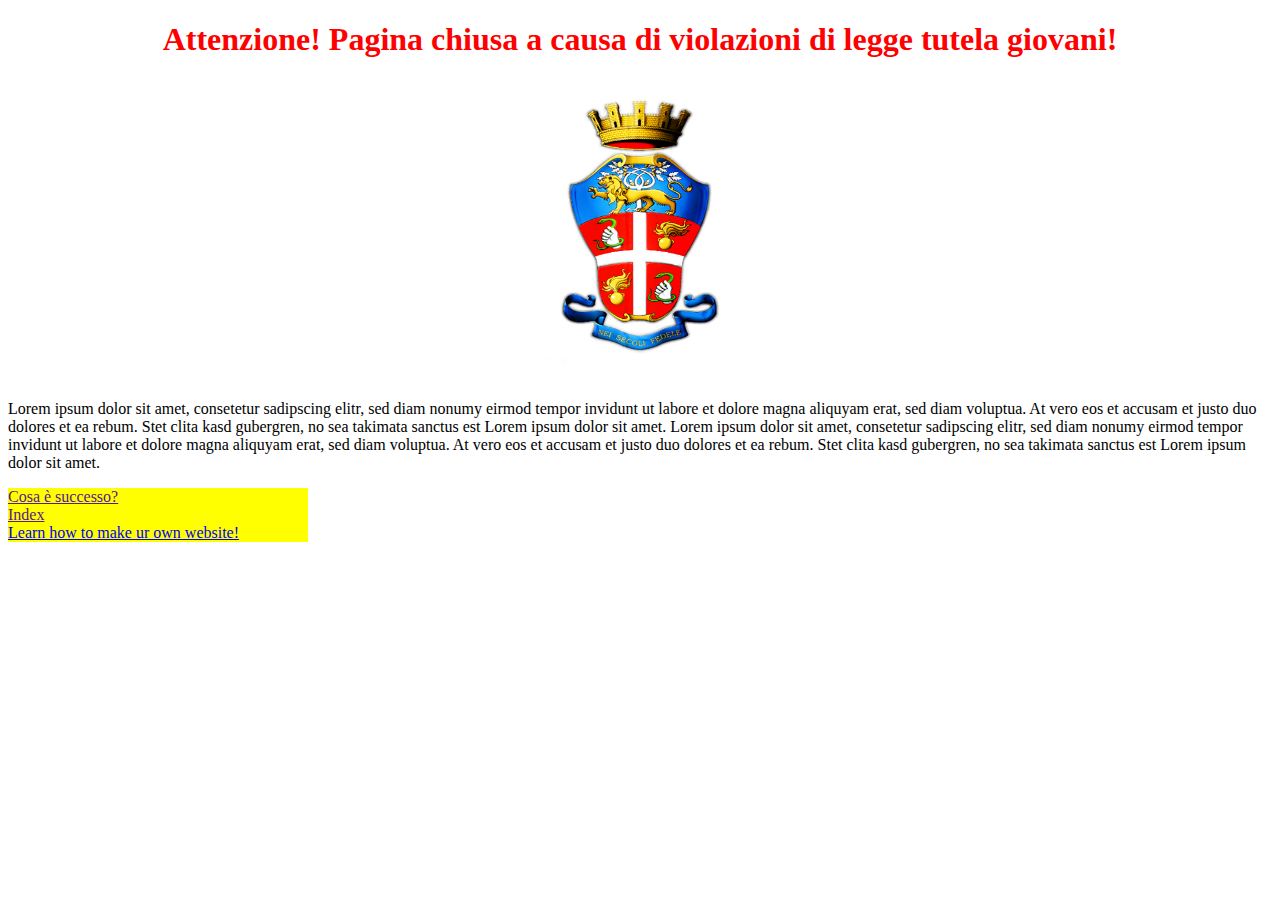
<file: Info/Praxis/001 first /index.html>
<!DOCTYPE html>

<html lang="it">
	<head>
		<title>Fallmerayer.it</title>
		<link rel="stylesheet" type="text/css" href="style.css">
		<meta charset="utf-8">
	</head>
	<body>
		<h1>Attenzione! Pagina chiusa a causa di violazioni di legge tutela giovani!</h1>
		<div id="caramba">
			<img src="img/Stemma_Arma_Carabinieri.jpg" height="300px" width="200px">	
		</div>
		<div id="content">
			<p>
				Lorem ipsum dolor sit amet, consetetur sadipscing elitr, sed diam nonumy eirmod tempor invidunt ut labore et dolore magna aliquyam erat, sed diam voluptua. At vero eos et accusam et justo duo dolores et ea rebum. Stet clita kasd gubergren, no sea takimata sanctus est Lorem ipsum dolor sit amet. Lorem ipsum dolor sit amet, consetetur sadipscing elitr, sed diam nonumy eirmod tempor invidunt ut labore et dolore magna aliquyam erat, sed diam voluptua. At vero eos et accusam et justo duo dolores et ea rebum. Stet clita kasd gubergren, no sea takimata sanctus est Lorem ipsum dolor sit amet.
			</p>
		</div>
		<div id="sidebar">
			<a href="">Cosa è successo?</a><br>
			<a href="">Index</a><br>
			<a href="http://www.w3schools.com">Learn how to make ur own website!</a><br>	
		</div>
		
	</body>

</html>
</file>
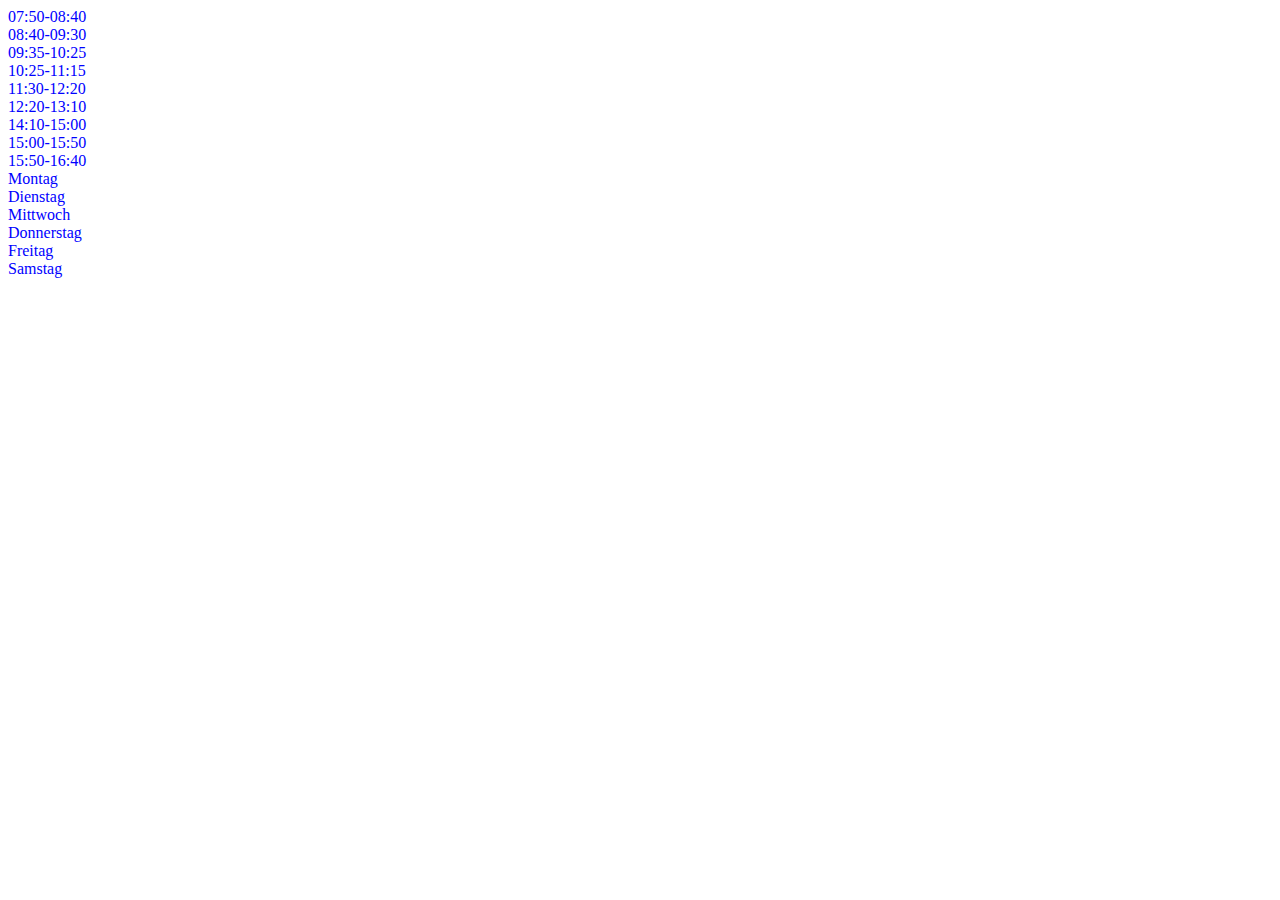
<file: Info/Praxis/002 teached/index.html>
<!DOCTYPE html>
<html>
<head>
	<title>Stundenplan</title>
	<link rel="stylesheet" type="text/css" href="stylesheet.css">
	<meta charset="utf-8">
</head>
<body>
<div>
		<div class="time">07:50-08:40</div>
		<div class="time">08:40-09:30</div>
		<div class="time">09:35-10:25</div>
		<div class="time">10:25-11:15</div>
		<div class="time">11:30-12:20</div>
		<div class="time">12:20-13:10</div>
		<div class="time">14:10-15:00</div>
		<div class="time">15:00-15:50</div>
		<div class="time">15:50-16:40</div>
	</div>
	<div>
		<div class="day">Montag</div>
		<div class="day">Dienstag</div>
		<div class="day">Mittwoch</div>
		<div class="day">Donnerstag</div>
		<div class="day">Freitag</div>
		<div class="day">Samstag</div>
	</div>
</body>
</html>
</file>
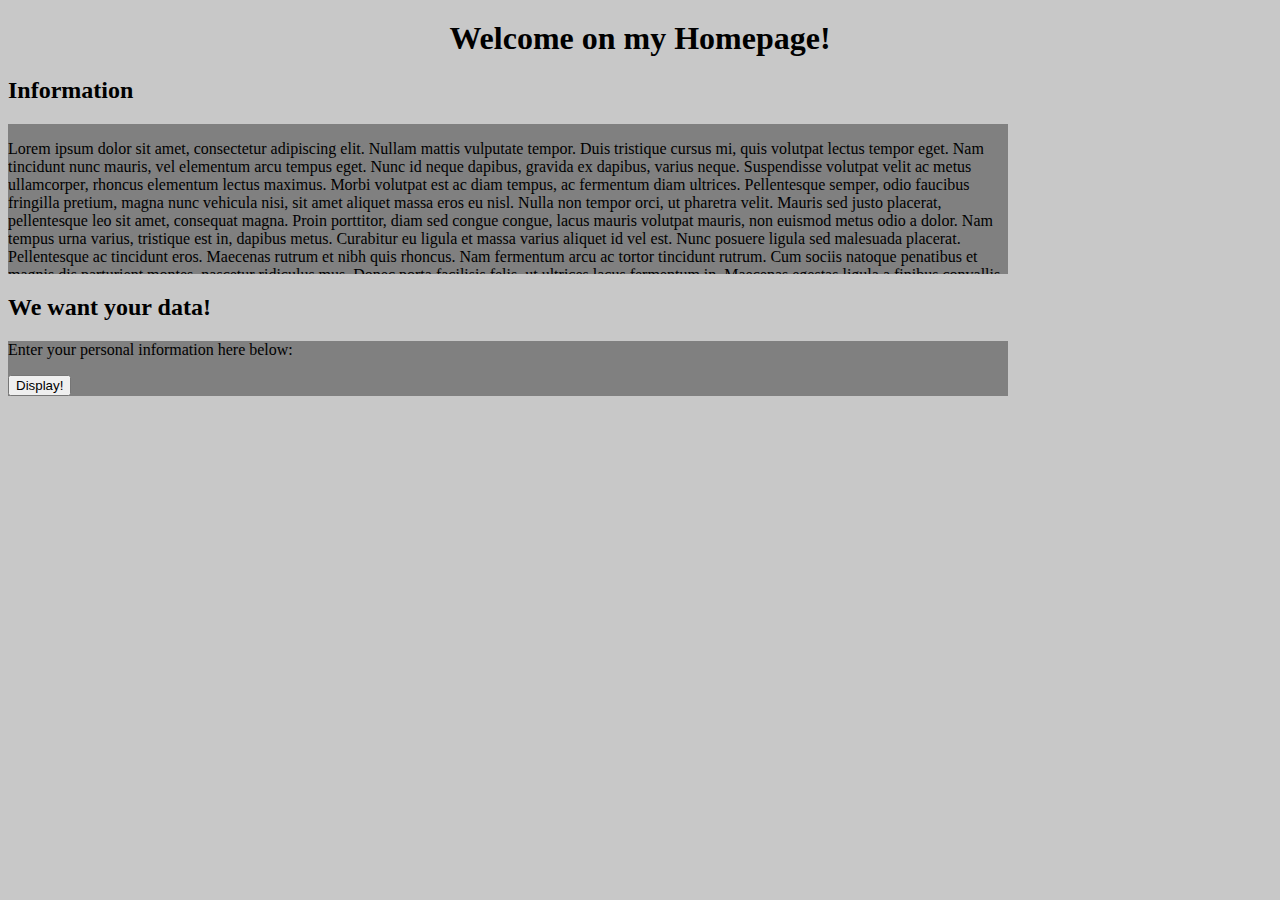
<file: Info/Praxis/003 serious webpage/index.html>
<!DOCTYPE html>
<html>
<head lang="en-us">
	<title>Zotrem</title>
	<link rel="stylesheet" type="text/css" href="style.css">
</head>
<body>
	<h1>Welcome on my Homepage!</h1>
	<h2>Information</h2>
	<div id="information" class="contain">
		<p>
			Lorem ipsum dolor sit amet, consectetur adipiscing elit. Nullam mattis vulputate tempor. Duis tristique cursus mi, quis volutpat lectus tempor eget. Nam tincidunt nunc mauris, vel elementum arcu tempus eget. Nunc id neque dapibus, gravida ex dapibus, varius neque. Suspendisse volutpat velit ac metus ullamcorper, rhoncus elementum lectus maximus. Morbi volutpat est ac diam tempus, ac fermentum diam ultrices. Pellentesque semper, odio faucibus fringilla pretium, magna nunc vehicula nisi, sit amet aliquet massa eros eu nisl.

			Nulla non tempor orci, ut pharetra velit. Mauris sed justo placerat, pellentesque leo sit amet, consequat magna. Proin porttitor, diam sed congue congue, lacus mauris volutpat mauris, non euismod metus odio a dolor. Nam tempus urna varius, tristique est in, dapibus metus. Curabitur eu ligula et massa varius aliquet id vel est. Nunc posuere ligula sed malesuada placerat. Pellentesque ac tincidunt eros. Maecenas rutrum et nibh quis rhoncus. Nam fermentum arcu ac tortor tincidunt rutrum.

			Cum sociis natoque penatibus et magnis dis parturient montes, nascetur ridiculus mus. Donec porta facilisis felis, ut ultrices lacus fermentum in. Maecenas egestas ligula a finibus convallis. Suspendisse viverra sagittis hendrerit. Proin sit amet sem pretium, aliquam nisl et, mattis nisi. Pellentesque suscipit commodo efficitur. In vel eleifend libero. Nullam luctus condimentum tellus, in facilisis urna facilisis eget. Donec justo enim, consectetur sit amet gravida nec, sagittis a ex. Phasellus urna nisl, imperdiet vitae efficitur quis, elementum eu leo. Donec pretium augue aliquam sagittis tincidunt. Sed posuere pretium arcu, sit amet rhoncus lacus bibendum quis. Mauris eu consectetur dui.

			Nam nec urna ut est molestie auctor. Aenean ut massa non lacus accumsan dignissim. Sed molestie augue euismod ante lobortis, sit amet pellentesque velit eleifend. Phasellus pharetra porta lectus, in auctor dolor elementum nec. Quisque sollicitudin quam vitae luctus sodales. Duis viverra magna lobortis dui lacinia suscipit. Nunc nisl erat, luctus sit amet tortor id, hendrerit laoreet turpis. Praesent ac justo sed lectus tempor tempus vitae at leo. In nec metus ac nisl bibendum cursus. Class aptent taciti sociosqu ad litora torquent per conubia nostra, per inceptos himenaeos. Donec a quam facilisis, sodales erat eget, luctus tellus. Suspendisse vel gravida dolor. Etiam lobortis sollicitudin metus ac tempus. Suspendisse vel convallis enim, lobortis consectetur ante.

			Morbi in metus commodo, scelerisque leo sit amet, convallis neque. Nulla pulvinar semper ultricies. Fusce augue turpis, consectetur vitae urna in, finibus dapibus enim. Vivamus feugiat diam euismod felis vestibulum eleifend. Nulla non ligula non nibh eleifend rutrum et in massa. Quisque volutpat ligula sagittis magna molestie, at porta magna malesuada. Curabitur eu auctor metus, nec consequat enim. 
		</p>
	</div>
	<h2 id="data">We want your data!</h2>
	<div id="userinfo" class="contain">
		<p>Enter your personal information here below:</p>
		<button type="button" onclick="myFunction()">Display!</button>
		<script>
			function myFunction() { 
	    	window.alert("We want all, and I mean ALL, YOUR DATA!");
			}
		</script>
	</div>

</body>
</html>
</file>
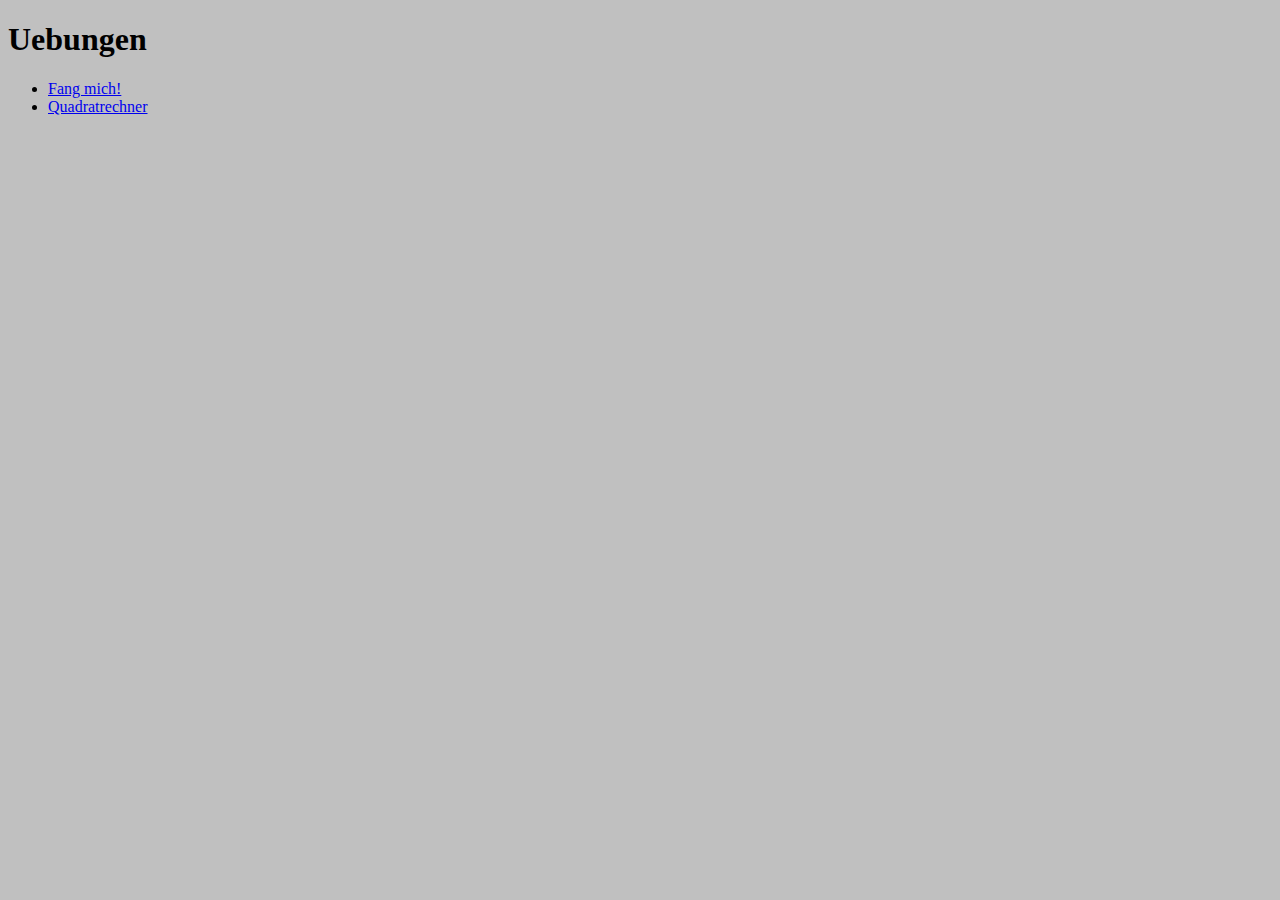
<file: Info/Praxis/orderd/002 ue1JS/index.html>
<!DOCTYPE html>
<html lang="de">
<head>
	<title>uebungen</title>
	<link rel="stylesheet" type="text/css" href="styles/main.css">
	<meta charset="utf-8">
</head>
<body>
	<header>
		<h1>Uebungen</h1>
		<ul>
			<li><a href="fangmich.html">Fang mich!</a></li>
			<li><a href="quadratrechner.html">Quadratrechner</a></li>
		</ul>
	</header>
	<main>
		
	</main>
	<footer>
		
	</footer>
</body>
</html>
</file>
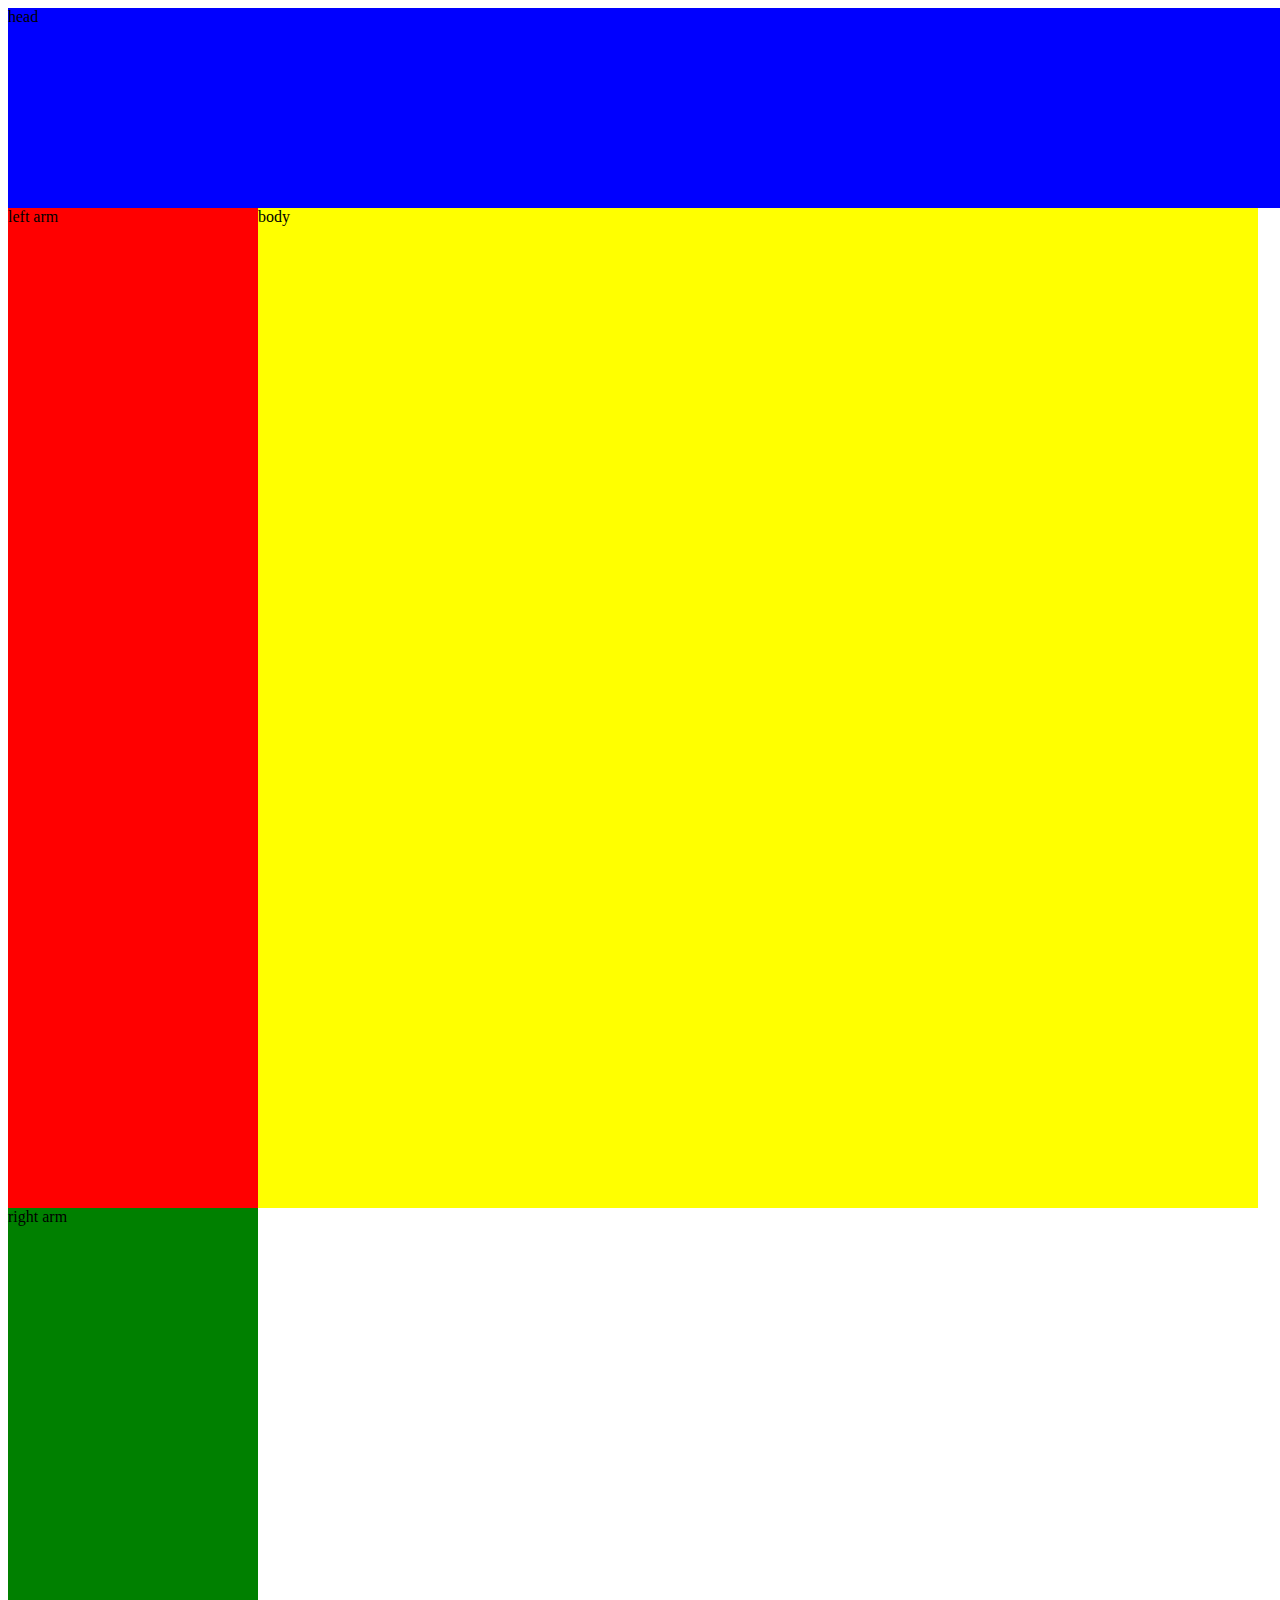
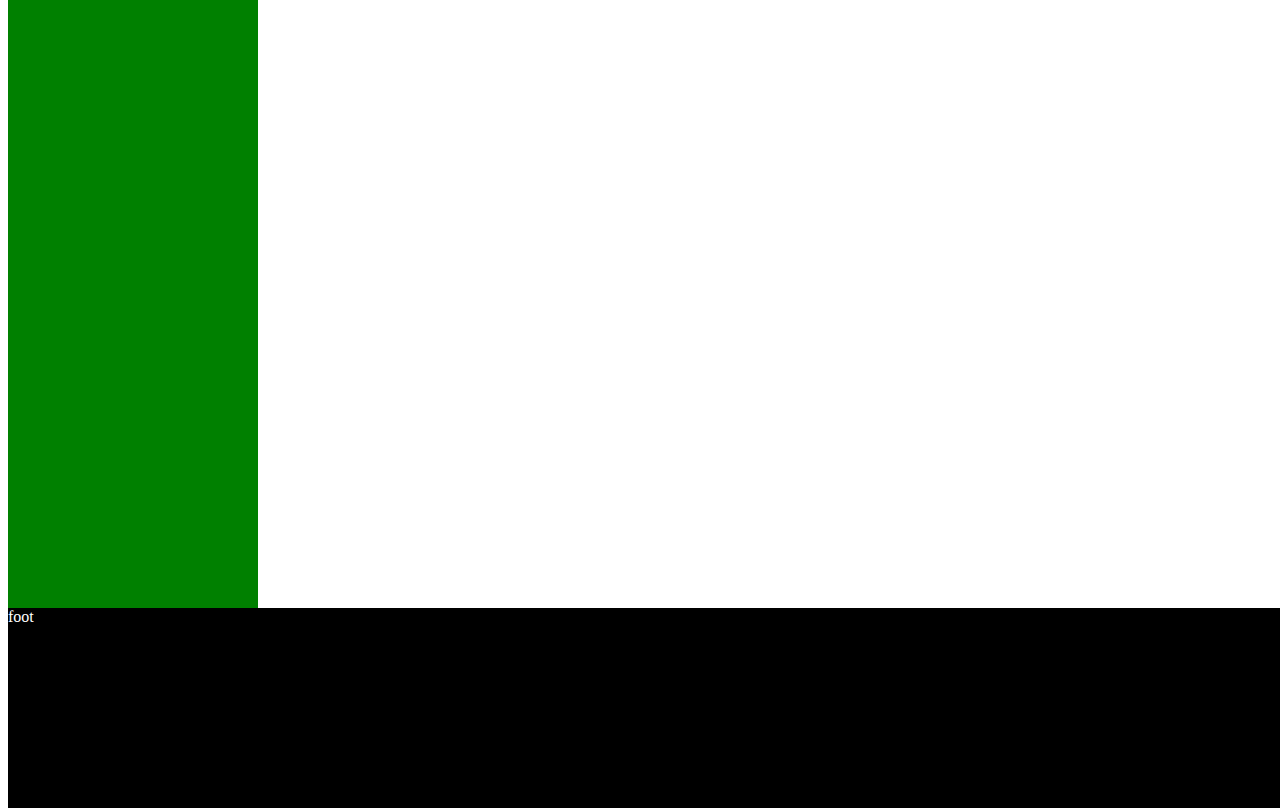
<file: Info/Praxis/orderd/001 teached/001 uepor/index.html>
<!DOCTYPE html>
<html>
<head>
	<title>ue1</title>
	<meta charset="utf-8">
	<link rel="stylesheet" type="text/css" href="stylesheet.css">
</head>
<body>
		<div id="head">head</div>
		<div id="la">left arm</div>
		<div id="body">body</div>
		<div id="ra">right arm</div>
		<div id="foot">foot</div>
</body>
</html>
</file>
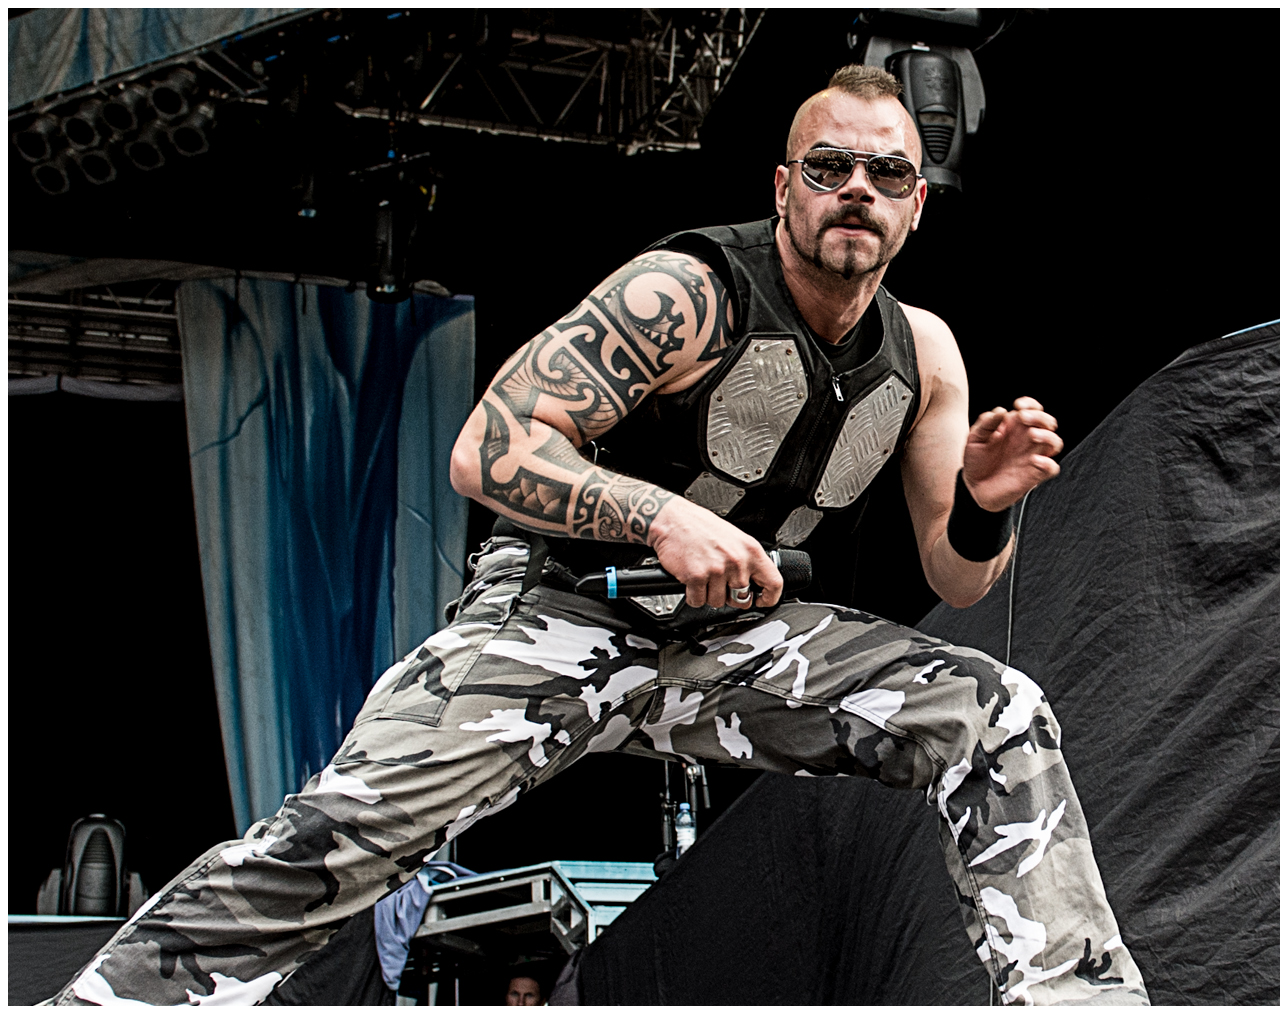
<file: TP/kleines projekt/seite/easteregg.html>
<!DOCTYPE html>
<html>
<head>
	<title>RULLEZ</title>
	<meta charset="utf-8">
	<link rel="stylesheet" type="text/css" href="">
</head>
<body>
	<header>
		
	</header>
	<main>
		<img src="img/Sabaton-6.jpg">
	</main>
	<footer>
		
	</footer>
</body>
</html>
</file>
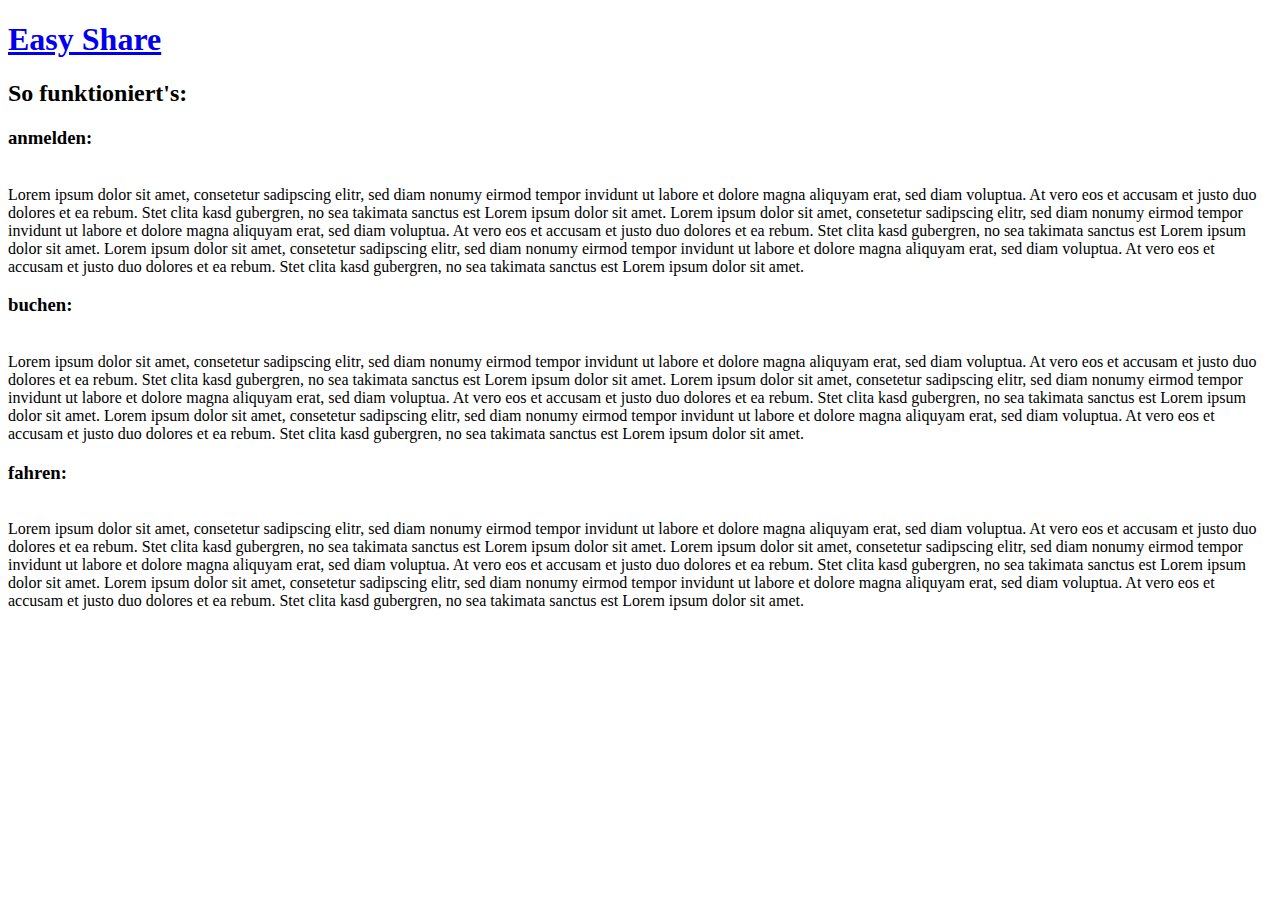
<file: TP/kleines projekt/seite/info.html>
<!DOCTYPE html>
<html>
<head>
	<title>So Funktioniert's</title>
	<meta charset="utf-8">
	<link rel="stylesheet" type="text/css" href="">
</head>
<body>
	<header>
		<div id="title">
				<h1><a href="index.html">Easy Share</a></h1>	
		</div>
	</header>
	<main>
		<h2>So funktioniert's:</h2>
		<div class="maincontent">
			<p>
				<h3>anmelden:</h3><br/>
				Lorem ipsum dolor sit amet, consetetur sadipscing elitr, sed diam nonumy eirmod tempor invidunt ut labore et dolore magna aliquyam erat, sed diam voluptua. At vero eos et accusam et justo duo dolores et ea rebum. Stet clita kasd gubergren, no sea takimata sanctus est Lorem ipsum dolor sit amet. Lorem ipsum dolor sit amet, consetetur sadipscing elitr, sed diam nonumy eirmod tempor invidunt ut labore et dolore magna aliquyam erat, sed diam voluptua. At vero eos et accusam et justo duo dolores et ea rebum. Stet clita kasd gubergren, no sea takimata sanctus est Lorem ipsum dolor sit amet. Lorem ipsum dolor sit amet, consetetur sadipscing elitr, sed diam nonumy eirmod tempor invidunt ut labore et dolore magna aliquyam erat, sed diam voluptua. At vero eos et accusam et justo duo dolores et ea rebum. Stet clita kasd gubergren, no sea takimata sanctus est Lorem ipsum dolor sit amet.
			</p>
			<p>
				<h3>buchen:</h3><br/>
				Lorem ipsum dolor sit amet, consetetur sadipscing elitr, sed diam nonumy eirmod tempor invidunt ut labore et dolore magna aliquyam erat, sed diam voluptua. At vero eos et accusam et justo duo dolores et ea rebum. Stet clita kasd gubergren, no sea takimata sanctus est Lorem ipsum dolor sit amet. Lorem ipsum dolor sit amet, consetetur sadipscing elitr, sed diam nonumy eirmod tempor invidunt ut labore et dolore magna aliquyam erat, sed diam voluptua. At vero eos et accusam et justo duo dolores et ea rebum. Stet clita kasd gubergren, no sea takimata sanctus est Lorem ipsum dolor sit amet. Lorem ipsum dolor sit amet, consetetur sadipscing elitr, sed diam nonumy eirmod tempor invidunt ut labore et dolore magna aliquyam erat, sed diam voluptua. At vero eos et accusam et justo duo dolores et ea rebum. Stet clita kasd gubergren, no sea takimata sanctus est Lorem ipsum dolor sit amet.
			</p>
			<p>
				<h3>fahren:</h3><br/>
				Lorem ipsum dolor sit amet, consetetur sadipscing elitr, sed diam nonumy eirmod tempor invidunt ut labore et dolore magna aliquyam erat, sed diam voluptua. At vero eos et accusam et justo duo dolores et ea rebum. Stet clita kasd gubergren, no sea takimata sanctus est Lorem ipsum dolor sit amet. Lorem ipsum dolor sit amet, consetetur sadipscing elitr, sed diam nonumy eirmod tempor invidunt ut labore et dolore magna aliquyam erat, sed diam voluptua. At vero eos et accusam et justo duo dolores et ea rebum. Stet clita kasd gubergren, no sea takimata sanctus est Lorem ipsum dolor sit amet. Lorem ipsum dolor sit amet, consetetur sadipscing elitr, sed diam nonumy eirmod tempor invidunt ut labore et dolore magna aliquyam erat, sed diam voluptua. At vero eos et accusam et justo duo dolores et ea rebum. Stet clita kasd gubergren, no sea takimata sanctus est Lorem ipsum dolor sit amet.
			</p>
		</div>
	</main>
	<footer>
		
	</footer>
</body>
</html>
</file>
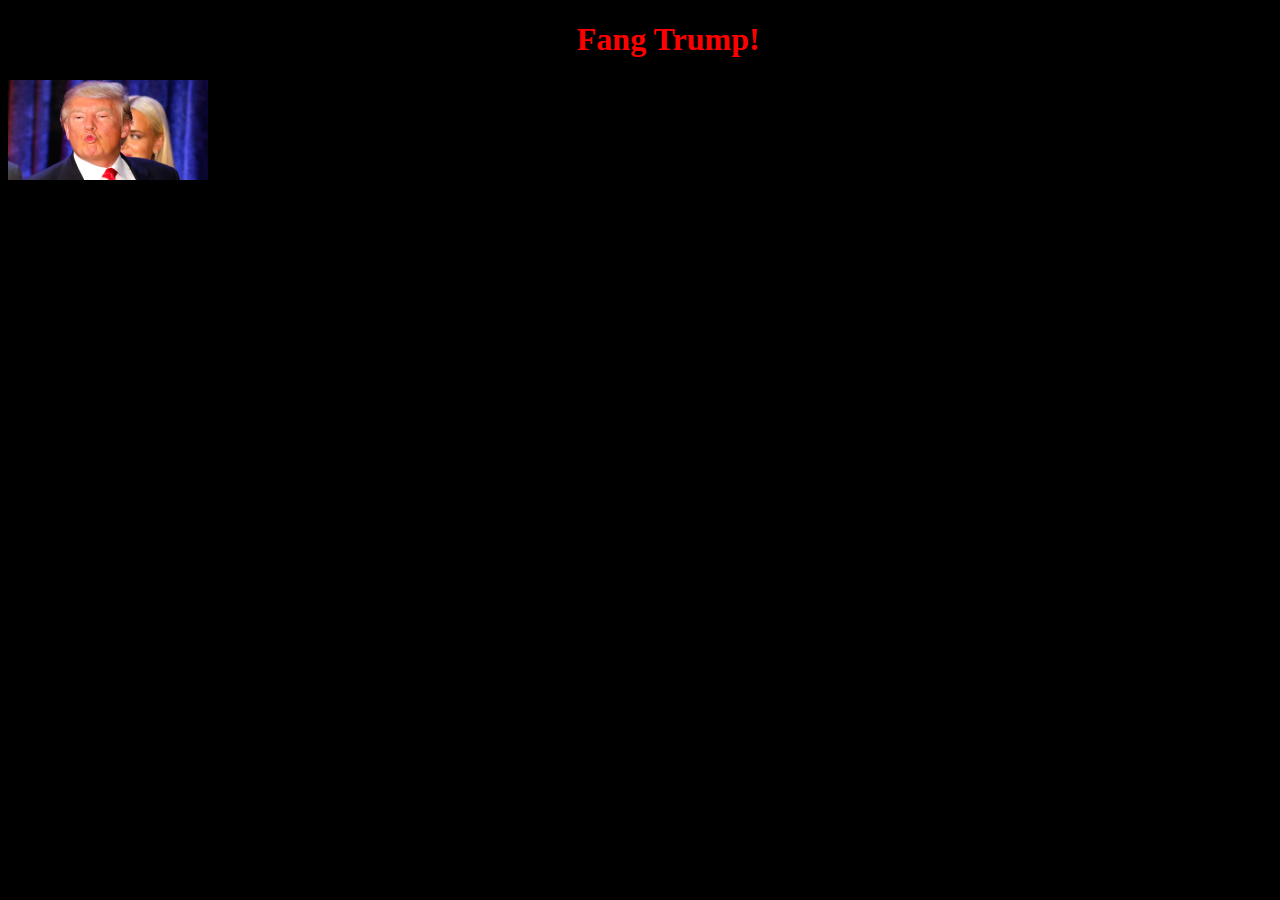
<file: Info/Praxis/orderd/002 ue1JS/fangmich.html>
<!DOCTYPE html>
<html lang="de">
<head>
	<title>fang mich!</title>
	<link rel="stylesheet" type="text/css" href="styles/fm.css">
	<script src="scripts/trump.js"></script>
</head>
<body>
	<header>
		<h1>Fang Trump!</h1>
	</header>
	<main>
		<img id="trump" onmouseover="changeTrump(this)" src="img/dt.png" alt="Donald Trump kusspose">
	</main>
	<footer>
		
	</footer>
</body>
</html>
</file>
<file: Info/Praxis/001 first /style.css>
h1{
	color: red;
	text-align: center;
}

#content{
	
}

#caramba{
	width: 200px;
	margin-top: 0px;
	margin-right: auto;
	margin-left: auto;
}

#sidebar{
	background-color: yellow;
	height: auto;
	width: 300px;
}
</file>
<file: Info/Praxis/002 teached/stylesheet.css>
body{
	color: blue;
}
</file>
<file: Info/Praxis/003 serious webpage/style.css>
body{
	background-color: rgb(200,200,200);
}

h1{
	color: black;
	text-align: center;
	margin-top: 20px;
	margin-bottom: 20px;
}

.contain{
	background-color: rgb(128,128,128);
	width: 1000px;
	height: auto;
}

#information{
	height: 150px;
	margin-right: auto;
	margin-left: 0px;
	margin-top: 10px;
	margin-bottom: 10px;
	overflow: hidden;
}
</file>
<file: Info/Praxis/orderd/002 ue1JS/styles/main.css>
body{
	background-color: #c0c0c0;
}
</file>
<file: Info/Praxis/orderd/001 teached/001 uepor/stylesheet.css>
#head{
	width: 1500px;
	height: 200px;
	background-color: blue;

}
#body{
	float: left;
	width: 1000px;
	height: 1000px;
	background-color: yellow;


}
#la{
	float: left;
	width: 250px;
	height: 1000px;
	background-color: red;


}
#ra{
	float: left;
	width: 250px;
	height: 1000px;
	background-color: green;


}
#foot{
	color: white;
	float: left;
	width: 1500px;
	height: 200px;
	background-color: black;

}
</file>
<file: Info/Praxis/orderd/002 ue1JS/styles/fm.css>
body{
	background-color: black;
}
h1{
	color: red;
	margin-left: 25%;
	margin-right: 25%;
	padding-left: 20%;
	padding-right:10%; 
}
#trump{
	height: 100px;
	width: 200px;
}
</file>
